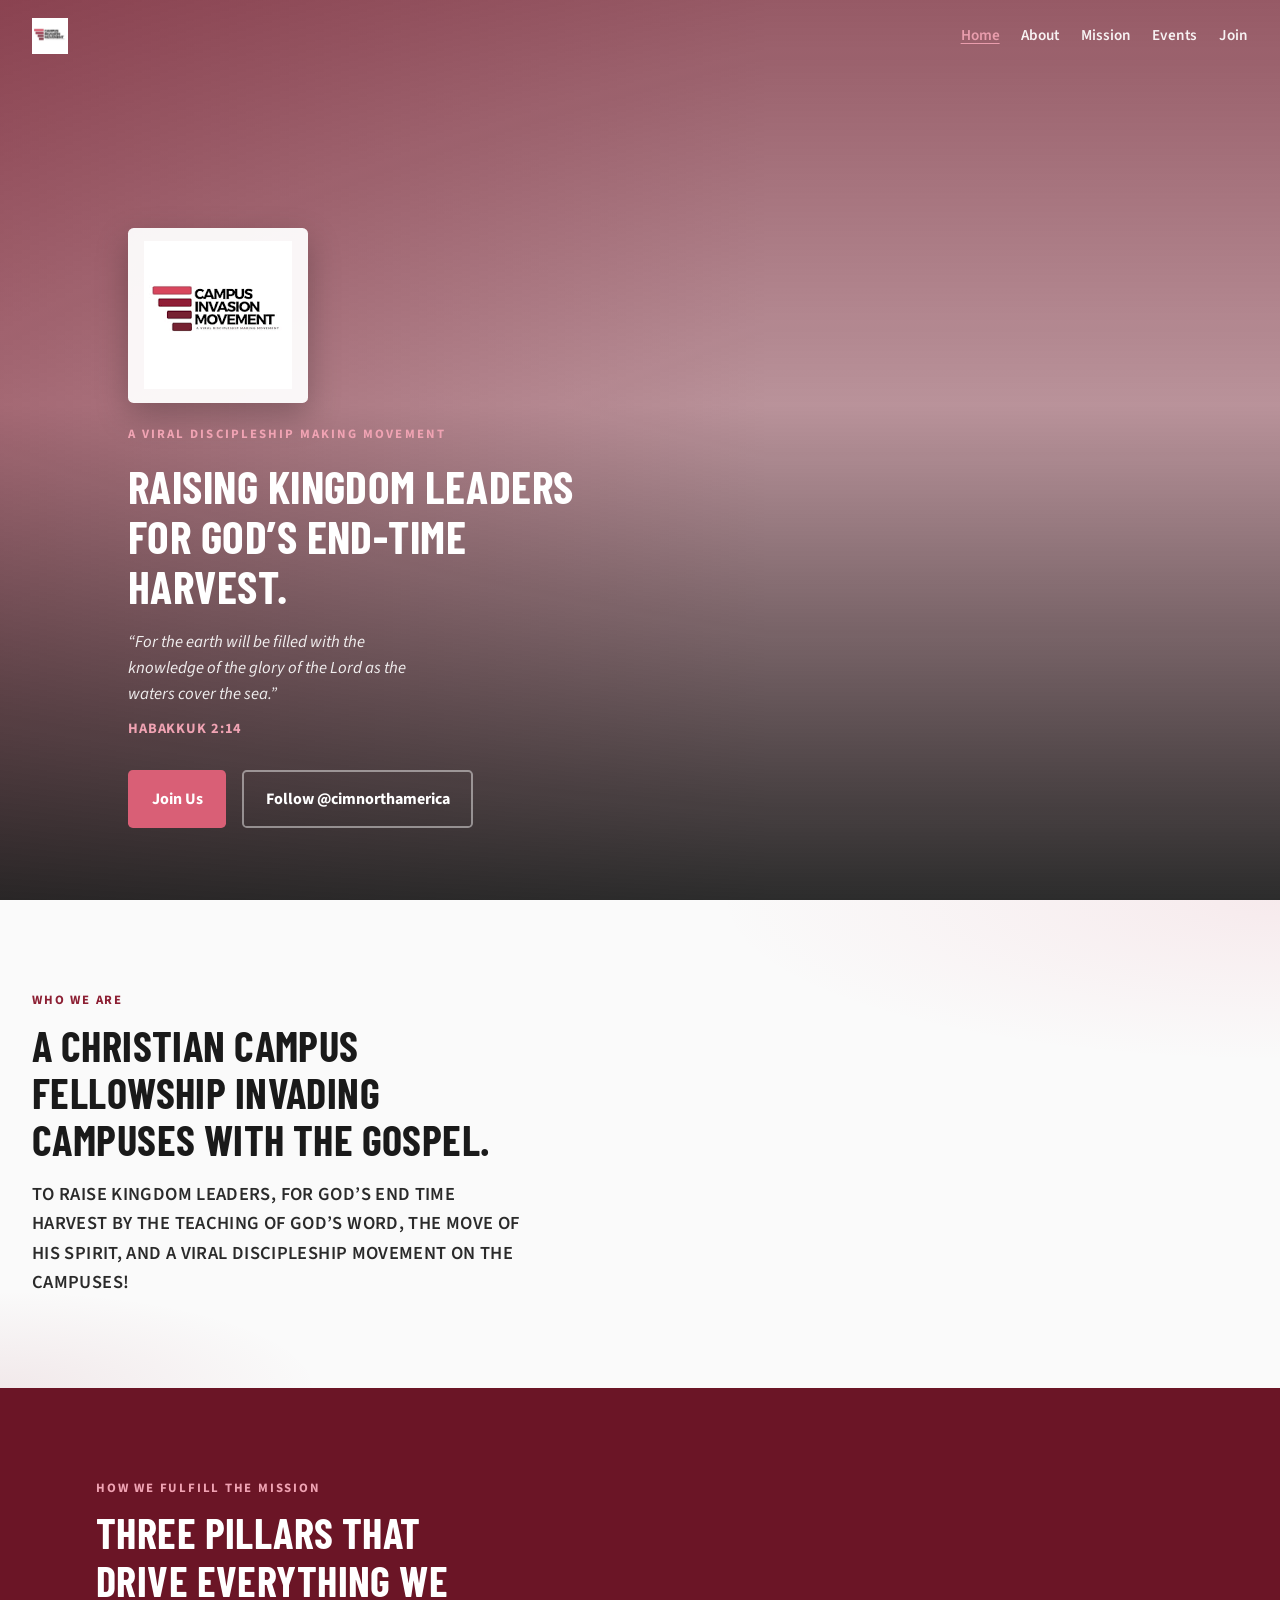
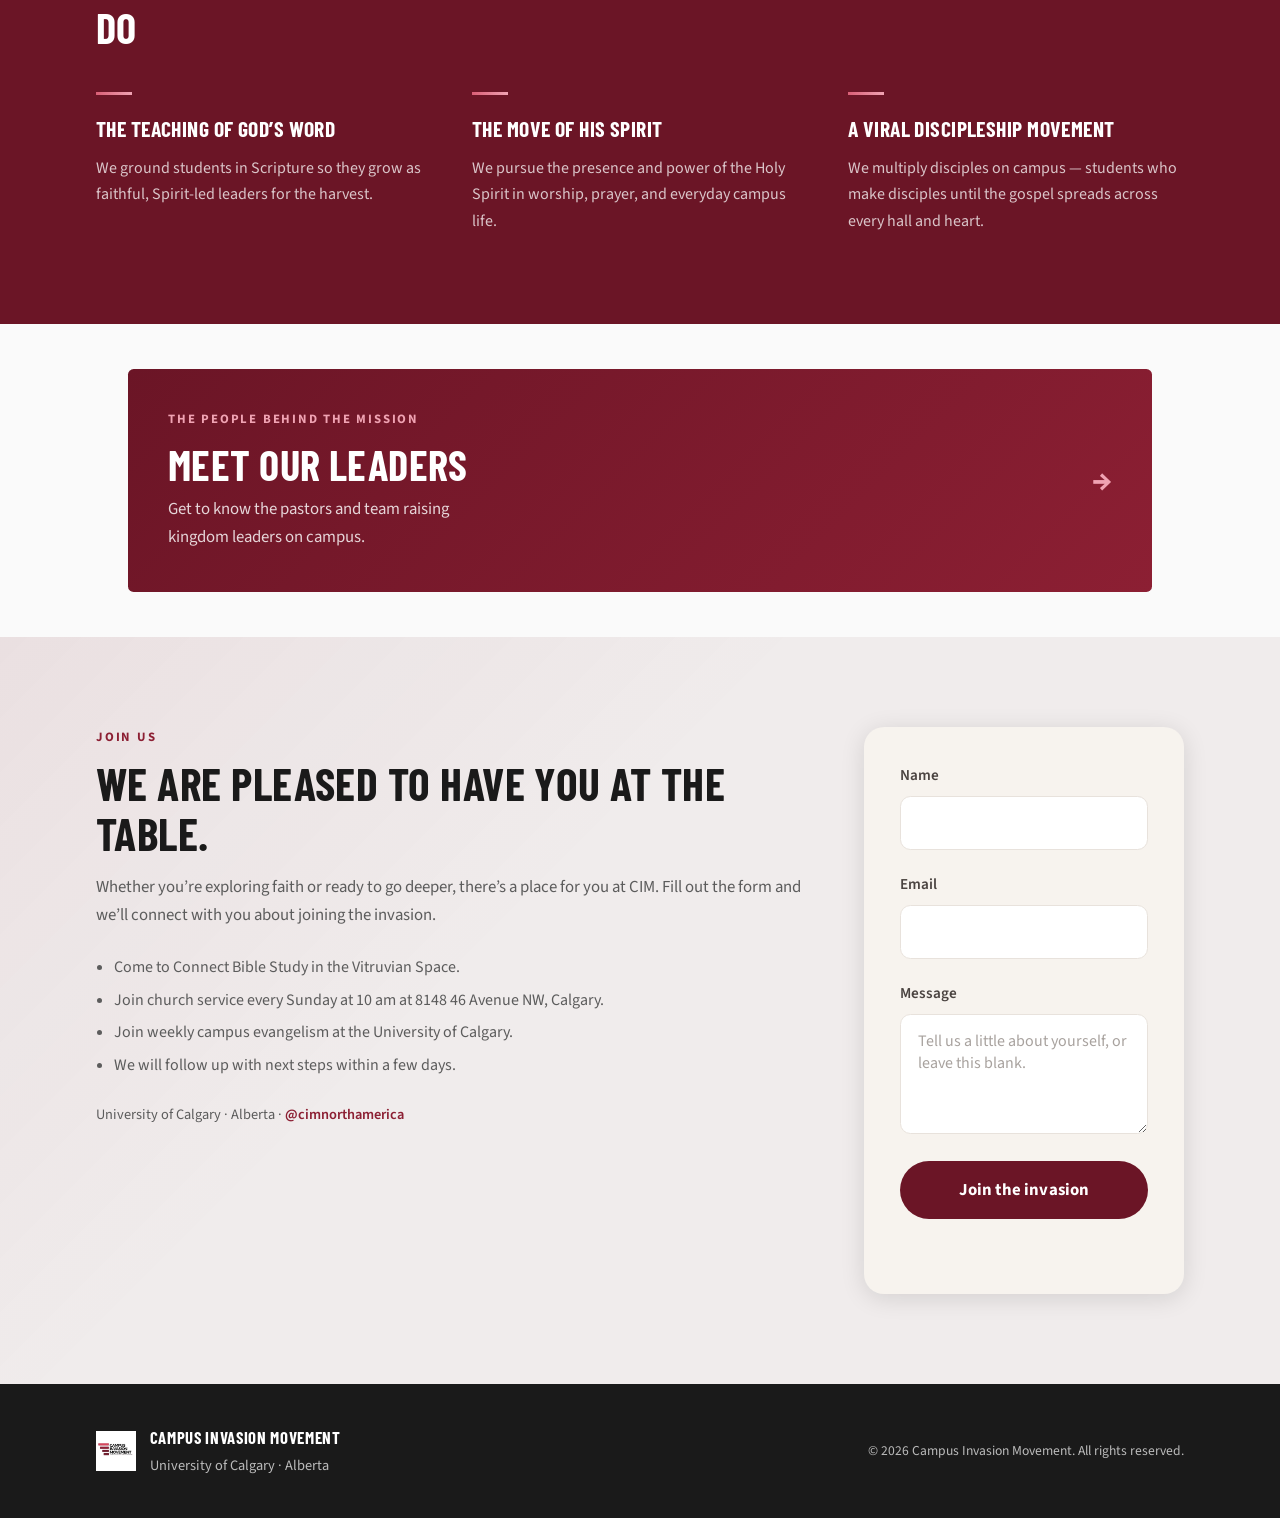
<file: index.html>
<!DOCTYPE html>
<html lang="en">
<head>
  <meta charset="UTF-8" />
  <meta name="viewport" content="width=device-width, initial-scale=1" />
  <meta name="description" content="Campus Invasion Movement — raising kingdom leaders for God's end-time harvest through the teaching of God's Word, the move of His Spirit, and a viral discipleship movement on the campuses. University of Calgary, Alberta." />
  <title>Campus Invasion Movement</title>
  <link rel="preconnect" href="https://fonts.googleapis.com" />
  <link rel="preconnect" href="https://fonts.gstatic.com" crossorigin />
  <link href="https://fonts.googleapis.com/css2?family=Barlow+Condensed:wght@600;700&family=Source+Sans+3:wght@400;600;700&display=swap" rel="stylesheet" />
  <link rel="stylesheet" href="styles.css?v=7" />
  <link rel="icon" href="assets/cim-logo.png" type="image/png" />
</head>
<body>
  <a class="skip-link" href="#main">Skip to content</a>

  <header class="site-header">
    <a class="header-brand" href="index.html" aria-label="Campus Invasion Movement home">
      <img src="assets/cim-logo.png" alt="Campus Invasion Movement" width="160" height="48" />
    </a>
    <nav class="header-nav" aria-label="Primary">
      <a href="index.html" aria-current="page">Home</a>
      <a href="about.html">About</a>
      <a href="index.html#gather">Mission</a>
      <a href="events.html">Events</a>
      <a href="index.html#join">Join</a>
    </nav>
  </header>

  <main id="main">
    <section class="hero" id="top">
      <div class="hero-media" aria-hidden="true">
        <div class="hero-image"></div>
        <div class="hero-wash"></div>
      </div>
      <div class="hero-content">
        <div class="hero-logo-wrap">
          <img class="hero-logo" src="assets/cim-logo.png" alt="Campus Invasion Movement — A viral discipleship making movement" width="420" height="126" />
        </div>
        <p class="hero-tagline">A viral discipleship making movement</p>
        <h1 class="hero-headline">Raising kingdom leaders for God&rsquo;s end-time harvest.</h1>
        <blockquote class="hero-verse">
          <p>&ldquo;For the earth will be filled with the knowledge of the glory of the Lord as the waters cover the sea.&rdquo;</p>
          <cite>Habakkuk 2:14</cite>
        </blockquote>
        <div class="hero-actions">
          <a class="btn btn-primary" href="#join">Join Us</a>
          <a class="btn btn-ghost" href="https://instagram.com/cimnorthamerica" target="_blank" rel="noopener noreferrer">Follow @cimnorthamerica</a>
        </div>
      </div>
    </section>

    <section class="section about" id="who-we-are" data-reveal>
      <div class="section-inner">
        <p class="eyebrow">Who we are</p>
        <h2>A Christian campus fellowship invading campuses with the gospel.</h2>
        <p class="lead mission-statement">
          To raise kingdom leaders, for God&rsquo;s end time harvest by the teaching of God&rsquo;s Word,
          the move of His Spirit, and a viral discipleship movement on the campuses!
        </p>
      </div>
    </section>

    <section class="section gather" id="gather" data-reveal>
      <div class="section-inner">
        <p class="eyebrow">How we fulfill the mission</p>
        <h2>Three pillars that drive everything we do</h2>
        <div class="pillars">
          <article class="pillar">
            <span class="pillar-mark" aria-hidden="true"></span>
            <h3>The teaching of God&rsquo;s Word</h3>
            <p>We ground students in Scripture so they grow as faithful, Spirit-led leaders for the harvest.</p>
          </article>
          <article class="pillar">
            <span class="pillar-mark" aria-hidden="true"></span>
            <h3>The move of His Spirit</h3>
            <p>We pursue the presence and power of the Holy Spirit in worship, prayer, and everyday campus life.</p>
          </article>
          <article class="pillar">
            <span class="pillar-mark" aria-hidden="true"></span>
            <h3>A viral discipleship movement</h3>
            <p>We multiply disciples on campus — students who make disciples until the gospel spreads across every hall and heart.</p>
          </article>
        </div>
      </div>
    </section>

    <section class="section leaders-cta" data-reveal>
      <a class="leaders-cta-link" href="about.html">
        <div class="leaders-cta-inner">
          <div>
            <p class="eyebrow">The people behind the mission</p>
            <h2>Meet our leaders</h2>
            <p class="leaders-cta-text">Get to know the pastors and team raising kingdom leaders on campus.</p>
          </div>
          <span class="leaders-cta-arrow" aria-hidden="true">&rarr;</span>
        </div>
      </a>
    </section>

    <section class="section invite" id="join" data-reveal>
      <div class="invite-layout">
        <div class="invite-copy">
          <p class="eyebrow invite-eyebrow">Join us</p>
          <h2>We are pleased to have you at the table.</h2>
          <p class="invite-intro">
            Whether you&rsquo;re exploring faith or ready to go deeper, there&rsquo;s a place for you at CIM.
            Fill out the form and we&rsquo;ll connect with you about joining the invasion.
          </p>
          <ul class="invite-list">
            <li>Come to Connect Bible Study in the Vitruvian Space.</li>
            <li>Join church service every Sunday at 10 am at 8148 46 Avenue NW, Calgary.</li>
            <li>Join weekly campus evangelism at the University of Calgary.</li>
            <li>We will follow up with next steps within a few days.</li>
          </ul>
          <p class="invite-meta">
            University of Calgary &middot; Alberta &middot;
            <a href="https://instagram.com/cimnorthamerica" target="_blank" rel="noopener noreferrer">@cimnorthamerica</a>
          </p>
        </div>

        <div class="join-form-wrap">
          <form class="join-form" id="join-form" novalidate>
            <label class="join-field">
              <span>Name</span>
              <input type="text" name="name" autocomplete="name" required />
            </label>
            <label class="join-field">
              <span>Email</span>
              <input type="email" name="email" autocomplete="email" required />
            </label>
            <label class="join-field">
              <span>Message</span>
              <textarea name="message" rows="4" placeholder="Tell us a little about yourself, or leave this blank."></textarea>
            </label>
            <button class="btn btn-join" type="submit">Join the invasion</button>
            <p class="form-status" id="join-status" role="status" aria-live="polite"></p>
          </form>
        </div>
      </div>
    </section>
  </main>

  <footer class="site-footer">
    <div class="footer-inner">
      <div class="footer-brand">
        <img src="assets/cim-logo.png" alt="" width="140" height="42" />
        <div>
          <strong>Campus Invasion Movement</strong>
          <p>University of Calgary &middot; Alberta</p>
        </div>
      </div>
      <p class="footer-copy">&copy; <span id="year"></span> Campus Invasion Movement. All rights reserved.</p>
    </div>
  </footer>

  <script src="script.js"></script>
</body>
</html>
</file>
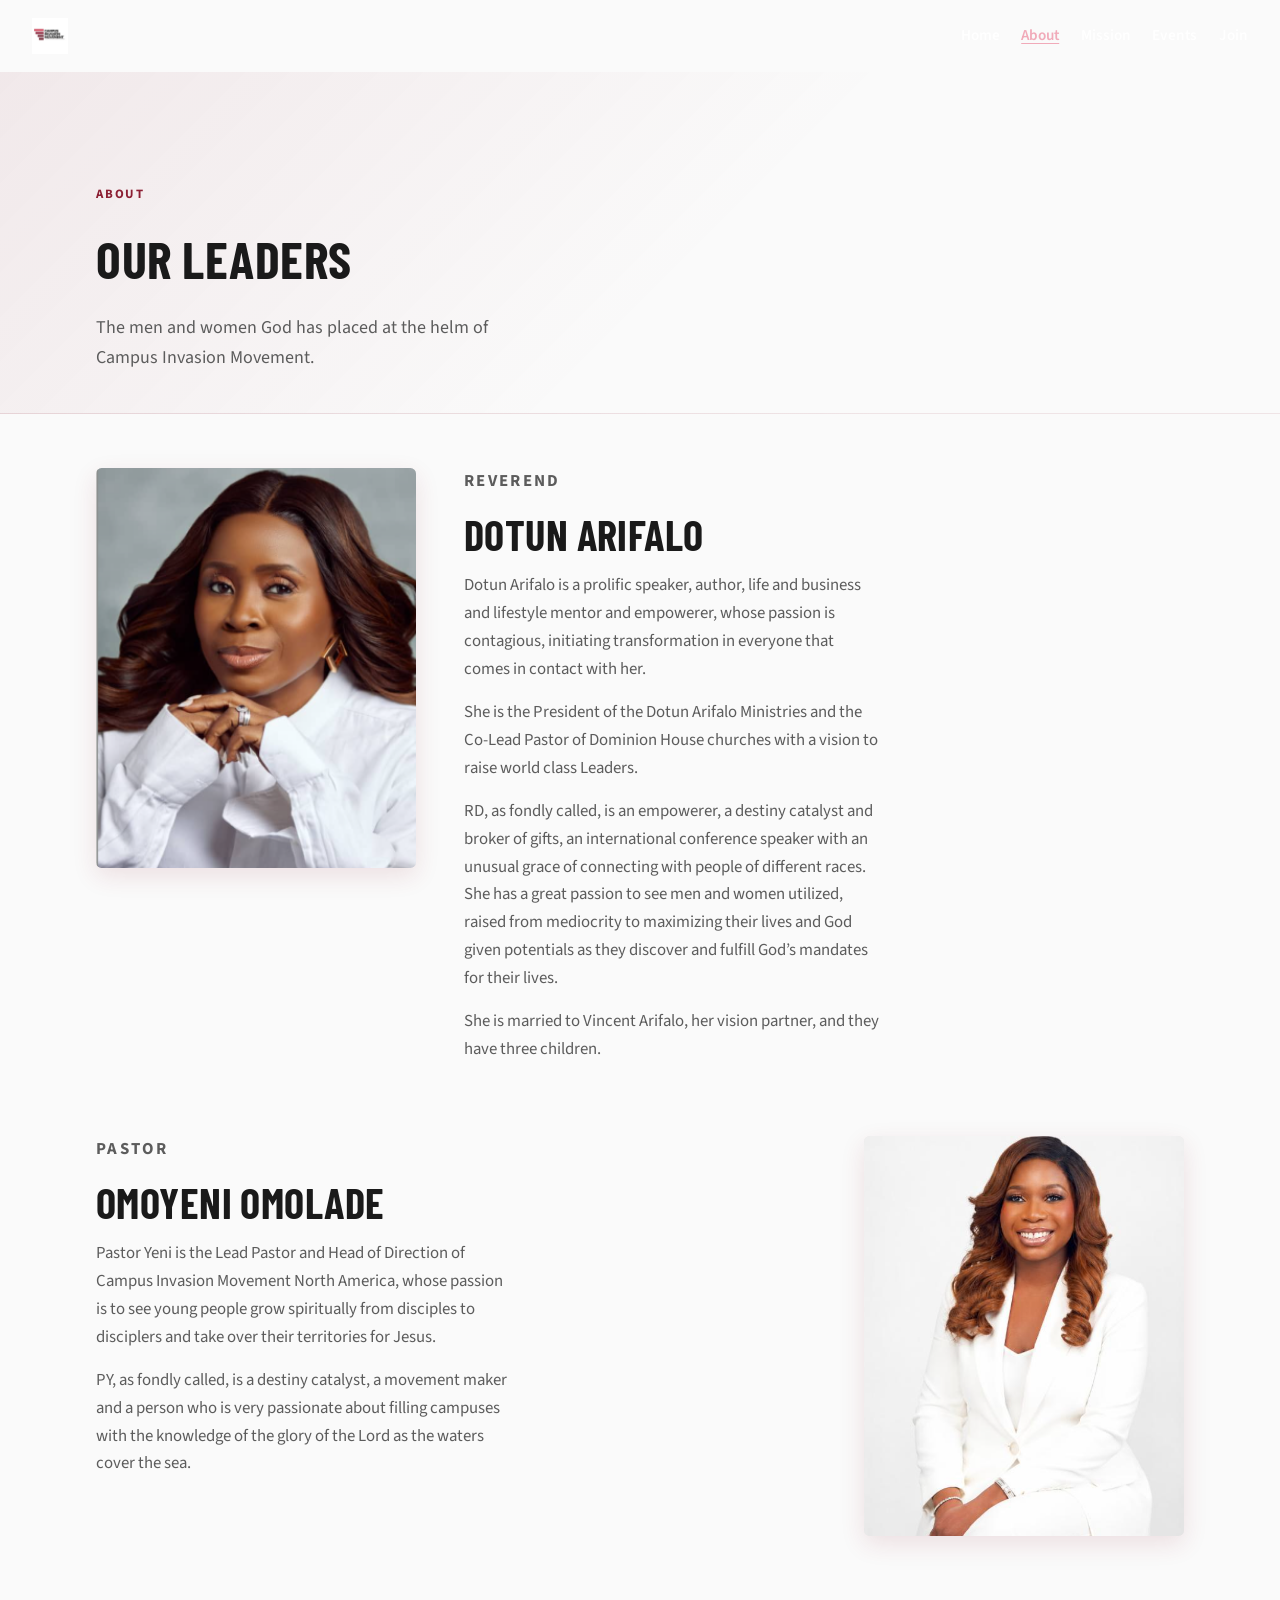
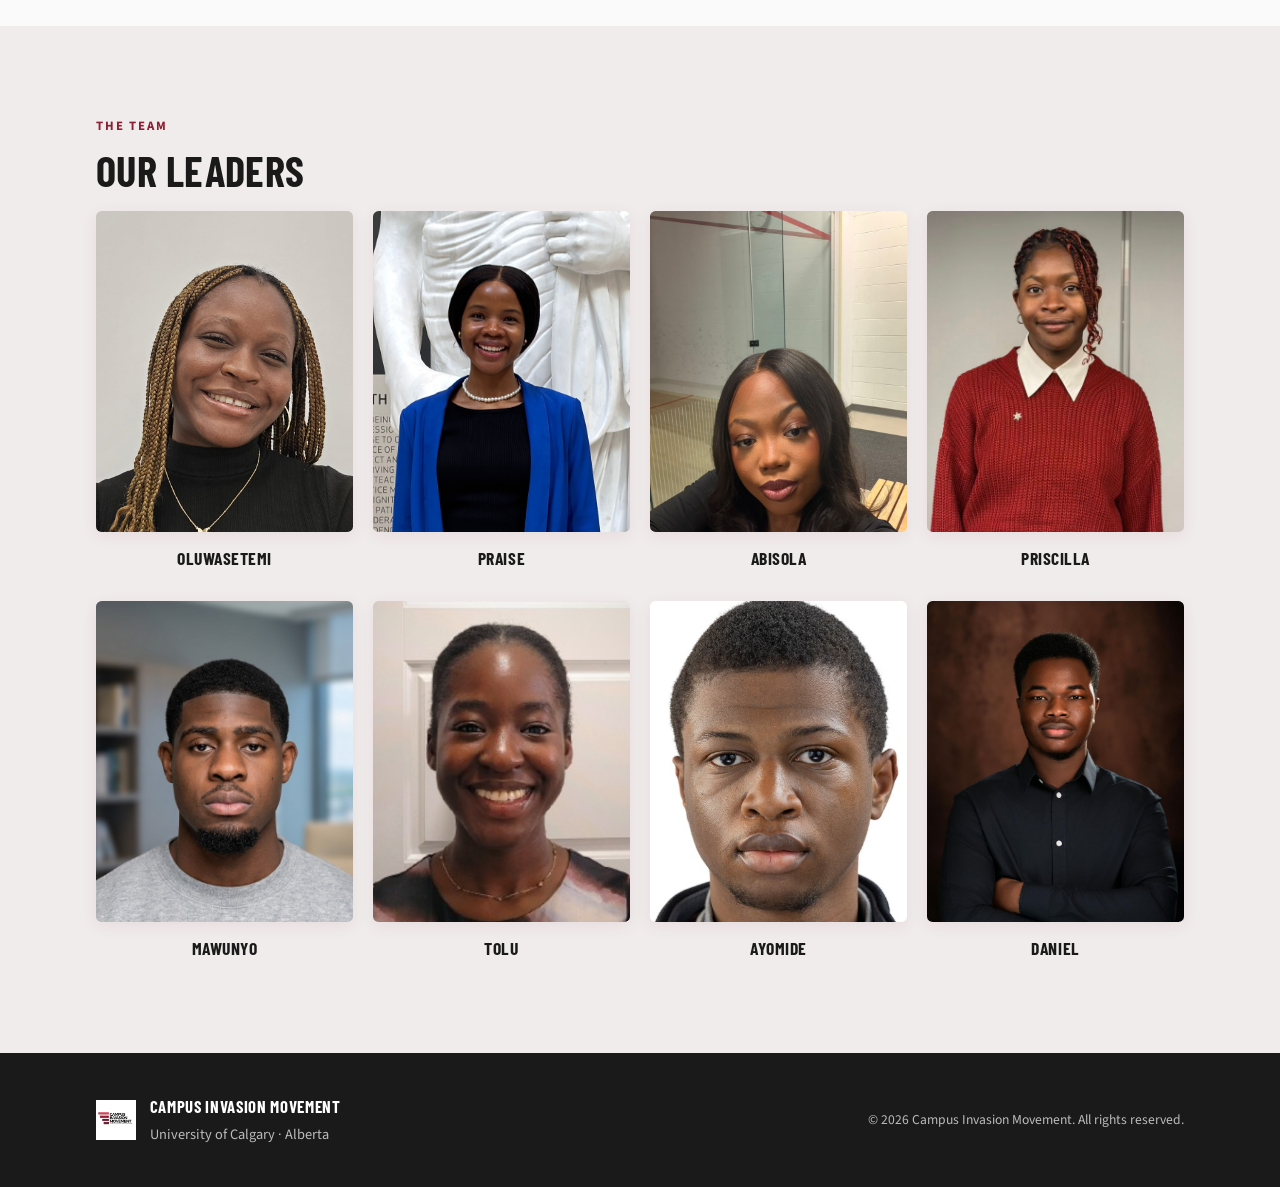
<file: about.html>
<!DOCTYPE html>
<html lang="en">
<head>
  <meta charset="UTF-8" />
  <meta name="viewport" content="width=device-width, initial-scale=1" />
  <meta name="description" content="Meet the leaders of Campus Invasion Movement — Reverend Dotun Arifalo, Pastor Omoyeni Omolade, and the CIM team at the University of Calgary." />
  <title>Our Leaders — Campus Invasion Movement</title>
  <link rel="preconnect" href="https://fonts.googleapis.com" />
  <link rel="preconnect" href="https://fonts.gstatic.com" crossorigin />
  <link href="https://fonts.googleapis.com/css2?family=Barlow+Condensed:wght@600;700&family=Source+Sans+3:wght@400;600;700&display=swap" rel="stylesheet" />
  <link rel="stylesheet" href="styles.css?v=8" />
  <link rel="icon" href="assets/cim-logo.png" type="image/png" />
</head>
<body class="page-inner">
  <a class="skip-link" href="#main">Skip to content</a>

  <header class="site-header is-scrolled">
    <a class="header-brand" href="index.html" aria-label="Campus Invasion Movement home">
      <img src="assets/cim-logo.png" alt="Campus Invasion Movement" width="160" height="48" />
    </a>
    <nav class="header-nav" aria-label="Primary">
      <a href="index.html">Home</a>
      <a href="about.html" aria-current="page">About</a>
      <a href="index.html#gather">Mission</a>
      <a href="events.html">Events</a>
      <a href="index.html#join">Join</a>
    </nav>
  </header>

  <main id="main">
    <section class="page-hero">
      <div class="page-hero-inner">
        <p class="eyebrow">About</p>
        <h1>Our Leaders</h1>
        <p class="lead">The men and women God has placed at the helm of Campus Invasion Movement.</p>
      </div>
    </section>

    <section class="section leaders-featured" data-reveal>
      <div class="section-inner leaders-inner">
        <article class="leader-profile">
          <div class="leader-photo">
            <img src="assets/leaders/dotun-arifalo.png" alt="Reverend Dotun Arifalo" width="320" height="400" />
          </div>
          <div class="leader-bio">
            <p class="leader-title">Reverend</p>
            <h2>Dotun Arifalo</h2>
            <p>
              Dotun Arifalo is a prolific speaker, author, life and business and lifestyle mentor and empowerer,
              whose passion is contagious, initiating transformation in everyone that comes in contact with her.
            </p>
            <p>
              She is the President of the Dotun Arifalo Ministries and the Co-Lead Pastor of Dominion House churches
              with a vision to raise world class Leaders.
            </p>
            <p>
              RD, as fondly called, is an empowerer, a destiny catalyst and broker of gifts, an international
              conference speaker with an unusual grace of connecting with people of different races. She has a great
              passion to see men and women utilized, raised from mediocrity to maximizing their lives and God given
              potentials as they discover and fulfill God&rsquo;s mandates for their lives.
            </p>
            <p>
              She is married to Vincent Arifalo, her vision partner, and they have three children.
            </p>
          </div>
        </article>

        <!-- Pastor Omoyeni Omolade -->
        <article class="leader-profile leader-profile--reverse">
          <div class="leader-photo">
            <img src="assets/leaders/omoyeni-omolade.png" alt="Pastor Omoyeni Omolade" width="320" height="400" />
          </div>
          <div class="leader-bio">
            <p class="leader-title">Pastor</p>
            <h2>Omoyeni Omolade</h2>
            <p>
              Pastor Yeni is the Lead Pastor and Head of Direction of Campus Invasion Movement North America,
              whose passion is to see young people grow spiritually from disciples to disciplers and take over
              their territories for Jesus.
            </p>
            <p>
              PY, as fondly called, is a destiny catalyst, a movement maker and a person who is very passionate
              about filling campuses with the knowledge of the glory of the Lord as the waters cover the sea.
            </p>
          </div>
        </article>
      </div>
    </section>

    <section class="section leaders-team" data-reveal>
      <div class="section-inner leaders-inner">
        <p class="eyebrow">The team</p>
        <h2>Our leaders</h2>
        <div class="team-grid">
          <article class="team-card">
            <div class="team-photo">
              <img src="assets/leaders/setemi.jpg" alt="Oluwasetemi" width="200" height="250" class="team-photo-portrait" />
            </div>
            <h3>Oluwasetemi</h3>
          </article>
          <article class="team-card">
            <div class="team-photo">
              <img src="assets/leaders/praise.jpg" alt="Praise" width="200" height="250" class="team-photo-portrait" />
            </div>
            <h3>Praise</h3>
          </article>
          <article class="team-card">
            <div class="team-photo">
              <img src="assets/leaders/abisola.jpg" alt="Abisola" width="200" height="250" class="team-photo-portrait" />
            </div>
            <h3>Abisola</h3>
          </article>
          <article class="team-card">
            <div class="team-photo">
              <img src="assets/leaders/priscilla.jpg" alt="Priscilla" width="200" height="250" class="team-photo-portrait" />
            </div>
            <h3>Priscilla</h3>
          </article>
          <article class="team-card">
            <div class="team-photo">
              <img src="assets/leaders/mawunyo.jpg" alt="Mawunyo" width="200" height="250" class="team-photo-portrait" />
            </div>
            <h3>Mawunyo</h3>
          </article>
          <article class="team-card">
            <div class="team-photo">
              <img src="assets/leaders/tolu.png" alt="Tolu" width="200" height="250" class="team-photo-portrait" />
            </div>
            <h3>Tolu</h3>
          </article>
          <article class="team-card">
            <div class="team-photo">
              <img src="assets/leaders/ayomide.jpg" alt="Ayomide" width="200" height="250" class="team-photo-portrait" />
            </div>
            <h3>Ayomide</h3>
          </article>
          <article class="team-card">
            <div class="team-photo">
              <img src="assets/leaders/daniel.jpg" alt="Daniel" width="200" height="250" class="team-photo-portrait team-photo-portrait--headroom" />
            </div>
            <h3>Daniel</h3>
          </article>
        </div>
      </div>
    </section>
  </main>

  <footer class="site-footer">
    <div class="footer-inner">
      <div class="footer-brand">
        <img src="assets/cim-logo.png" alt="" width="140" height="42" />
        <div>
          <strong>Campus Invasion Movement</strong>
          <p>University of Calgary &middot; Alberta</p>
        </div>
      </div>
      <p class="footer-copy">&copy; <span id="year"></span> Campus Invasion Movement. All rights reserved.</p>
    </div>
  </footer>

  <script src="script.js"></script>
</body>
</html>
</file>
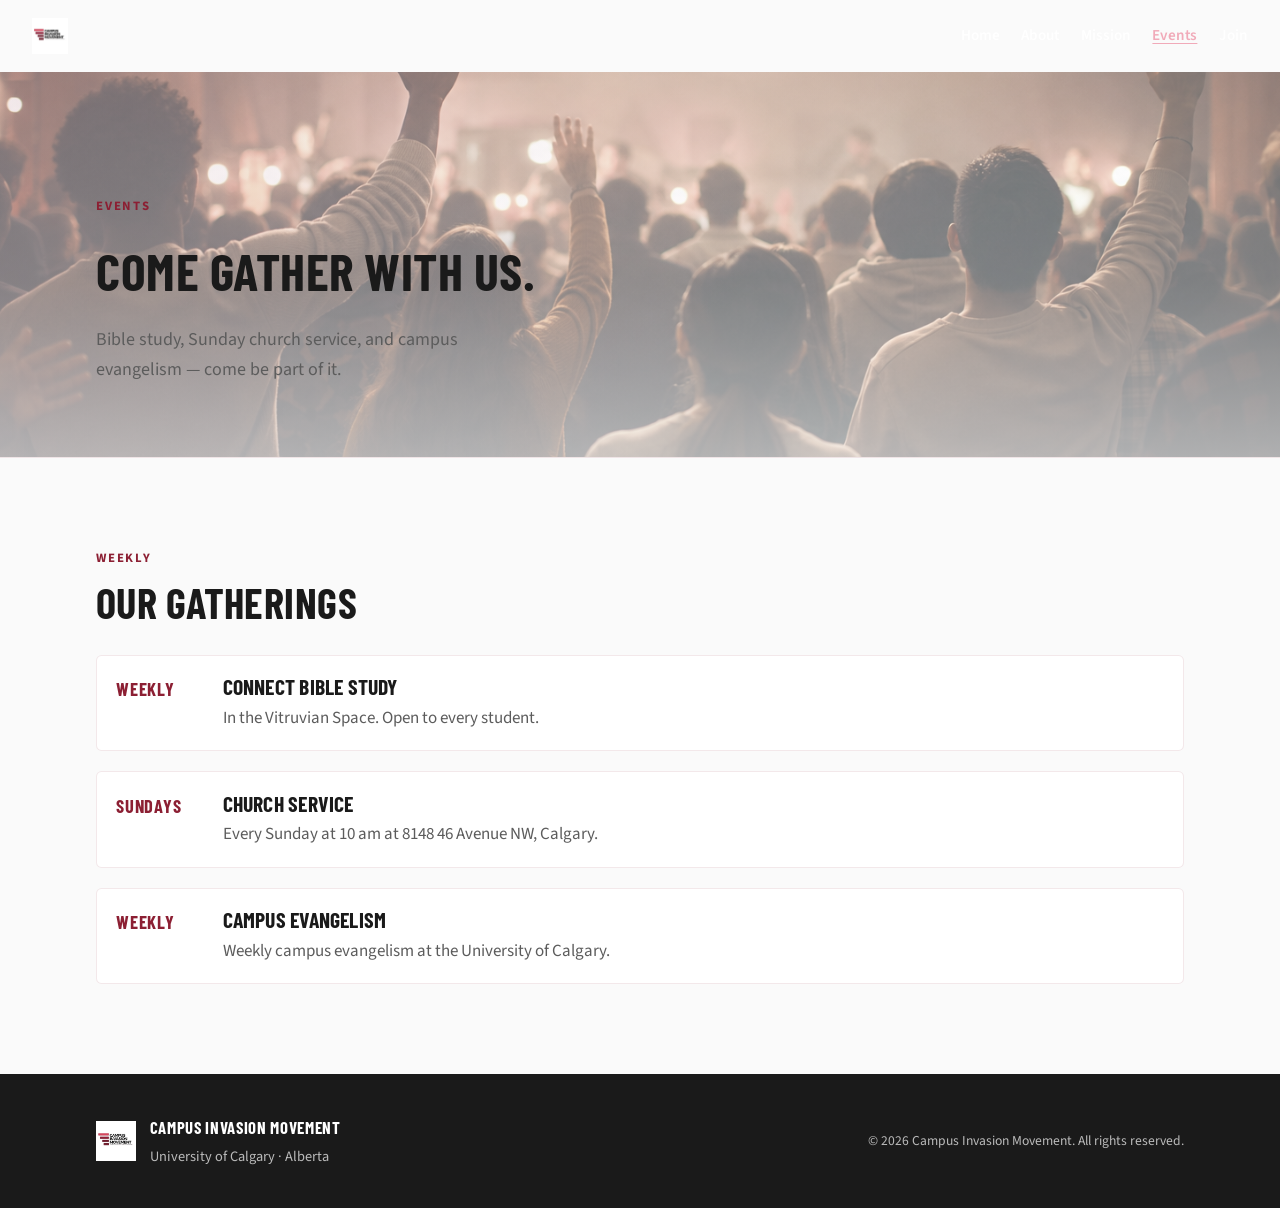
<file: events.html>
<!DOCTYPE html>
<html lang="en">
<head>
  <meta charset="UTF-8" />
  <meta name="viewport" content="width=device-width, initial-scale=1" />
  <meta name="description" content="Campus Invasion Movement gatherings — Connect Bible Study in the Vitruvian Space, Sunday church service at 10 am, and weekly campus evangelism at the University of Calgary." />
  <title>Events — Campus Invasion Movement</title>
  <link rel="preconnect" href="https://fonts.googleapis.com" />
  <link rel="preconnect" href="https://fonts.gstatic.com" crossorigin />
  <link href="https://fonts.googleapis.com/css2?family=Barlow+Condensed:wght@600;700&family=Source+Sans+3:wght@400;600;700&display=swap" rel="stylesheet" />
  <link rel="stylesheet" href="styles.css?v=8" />
  <link rel="icon" href="assets/cim-logo.png" type="image/png" />
</head>
<body class="page-inner">
  <a class="skip-link" href="#main">Skip to content</a>

  <header class="site-header is-scrolled">
    <a class="header-brand" href="index.html" aria-label="Campus Invasion Movement home">
      <img src="assets/cim-logo.png" alt="Campus Invasion Movement" width="160" height="48" />
    </a>
    <nav class="header-nav" aria-label="Primary">
      <a href="index.html">Home</a>
      <a href="about.html">About</a>
      <a href="index.html#gather">Mission</a>
      <a href="events.html" aria-current="page">Events</a>
      <a href="index.html#join">Join</a>
    </nav>
  </header>

  <main id="main">
    <section class="page-hero page-hero--gather">
      <div class="page-hero-inner">
        <p class="eyebrow">Events</p>
        <h1>Come gather with us.</h1>
        <p class="lead">Bible study, Sunday church service, and campus evangelism — come be part of it.</p>
      </div>
    </section>

    <section class="section">
      <div class="section-inner leaders-inner">
        <p class="eyebrow">Weekly</p>
        <h2>Our gatherings</h2>
        <ul class="events-list">
          <li class="event-card">
            <time datetime="2026-09-02">Weekly</time>
            <div>
              <h2>Connect Bible Study</h2>
              <p>In the Vitruvian Space. Open to every student.</p>
            </div>
          </li>
          <li class="event-card">
            <time datetime="2026-09-07T10:00">Sundays</time>
            <div>
              <h2>Church Service</h2>
              <p>Every Sunday at 10 am at 8148 46 Avenue NW, Calgary.</p>
            </div>
          </li>
          <li class="event-card">
            <time datetime="2026-09-03">Weekly</time>
            <div>
              <h2>Campus Evangelism</h2>
              <p>Weekly campus evangelism at the University of Calgary.</p>
            </div>
          </li>
        </ul>
      </div>
    </section>
  </main>

  <footer class="site-footer">
    <div class="footer-inner">
      <div class="footer-brand">
        <img src="assets/cim-logo.png" alt="" width="140" height="42" />
        <div>
          <strong>Campus Invasion Movement</strong>
          <p>University of Calgary &middot; Alberta</p>
        </div>
      </div>
      <p class="footer-copy">&copy; <span id="year"></span> Campus Invasion Movement. All rights reserved.</p>
    </div>
  </footer>

  <script src="script.js"></script>
</body>
</html>
</file>
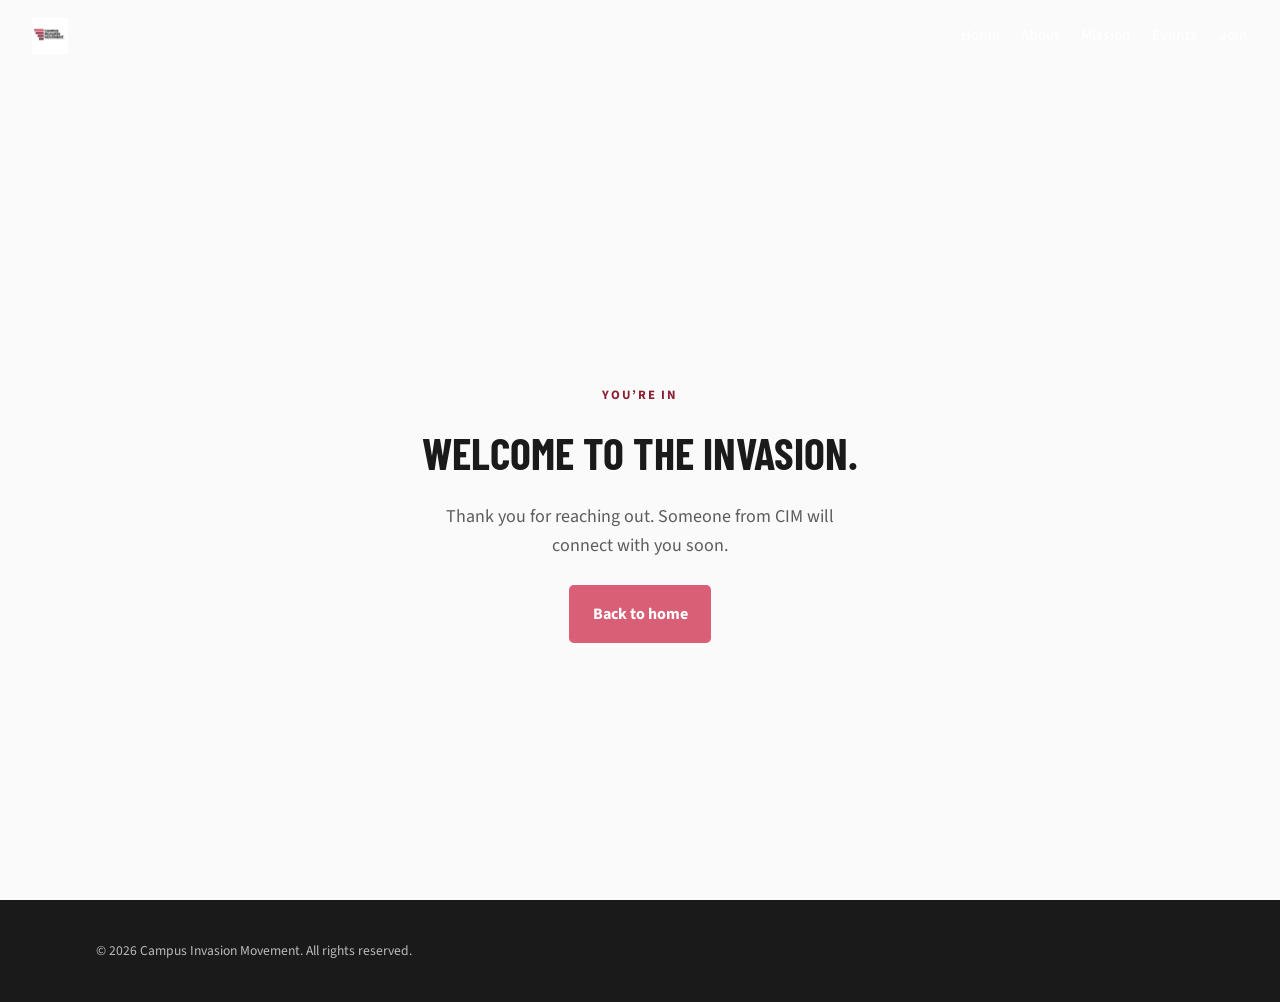
<file: thanks.html>
<!DOCTYPE html>
<html lang="en">
<head>
  <meta charset="UTF-8" />
  <meta name="viewport" content="width=device-width, initial-scale=1" />
  <title>Thank you — Campus Invasion Movement</title>
  <link rel="preconnect" href="https://fonts.googleapis.com" />
  <link rel="preconnect" href="https://fonts.gstatic.com" crossorigin />
  <link href="https://fonts.googleapis.com/css2?family=Barlow+Condensed:wght@600;700&family=Source+Sans+3:wght@400;600;700&display=swap" rel="stylesheet" />
  <link rel="stylesheet" href="styles.css?v=7" />
  <link rel="icon" href="assets/cim-logo.png" type="image/png" />
</head>
<body class="page-inner">
  <header class="site-header is-scrolled">
    <a class="header-brand" href="index.html" aria-label="Campus Invasion Movement home">
      <img src="assets/cim-logo.png" alt="Campus Invasion Movement" width="160" height="48" />
    </a>
    <nav class="header-nav" aria-label="Primary">
      <a href="index.html">Home</a>
      <a href="about.html">About</a>
      <a href="index.html#gather">Mission</a>
      <a href="events.html">Events</a>
      <a href="index.html#join">Join</a>
    </nav>
  </header>

  <main id="main" class="thanks-page">
    <div class="thanks-inner">
      <p class="eyebrow">You&rsquo;re in</p>
      <h1>Welcome to the invasion.</h1>
      <p class="lead">Thank you for reaching out. Someone from CIM will connect with you soon.</p>
      <a class="btn btn-primary" href="index.html">Back to home</a>
    </div>
  </main>

  <footer class="site-footer">
    <div class="footer-inner">
      <p class="footer-copy">&copy; <span id="year"></span> Campus Invasion Movement. All rights reserved.</p>
    </div>
  </footer>

  <script src="script.js"></script>
</body>
</html>
</file>
<file: styles.css>
:root {
  --ink: #1a1a1a;
  --burgundy: #8c1f33;
  --burgundy-deep: #6b1526;
  --rose: #d95f76;
  --rose-soft: #f0a3b3;
  --paper: #fafafa;
  --paper-muted: #f0ecec;
  --cream: #f7f3ee;
  --form-border: #e8e2dc;
  --form-label: #4a4340;
  --white: #ffffff;
  --text: #2a2a2a;
  --muted: #5c5c5c;
  --font-display: "Barlow Condensed", "Arial Narrow", sans-serif;
  --font-body: "Source Sans 3", "Segoe UI", sans-serif;
  --space: clamp(1rem, 2.5vw, 2rem);
  --max: 68rem;
  --header-h: 4.5rem;
  --ease: cubic-bezier(0.22, 1, 0.36, 1);
}

*,
*::before,
*::after {
  box-sizing: border-box;
}

html {
  scroll-behavior: smooth;
}

body {
  margin: 0;
  font-family: var(--font-body);
  font-size: 1.0625rem;
  line-height: 1.65;
  color: var(--text);
  background: var(--paper);
  -webkit-font-smoothing: antialiased;
}

img {
  display: block;
  max-width: 100%;
  height: auto;
}

a {
  color: var(--burgundy);
  text-decoration-thickness: 1px;
  text-underline-offset: 0.18em;
}

a:hover {
  color: var(--rose);
}

.skip-link {
  position: absolute;
  left: 1rem;
  top: -3rem;
  z-index: 100;
  padding: 0.5rem 0.85rem;
  background: var(--rose);
  color: var(--white);
  font-weight: 700;
  text-decoration: none;
  border-radius: 0.25rem;
}

.skip-link:focus {
  top: 1rem;
}

/* ——— Header ——— */
.site-header {
  position: fixed;
  inset: 0 0 auto;
  z-index: 40;
  display: flex;
  align-items: center;
  justify-content: space-between;
  height: var(--header-h);
  padding: 0 var(--space);
  background: transparent;
  color: var(--white);
  transition: background 0.35s var(--ease), color 0.35s var(--ease), box-shadow 0.35s var(--ease);
}

.site-header.is-scrolled {
  background: rgba(255, 255, 255, 0.95);
  color: var(--ink);
  box-shadow: 0 1px 0 rgba(140, 31, 51, 0.1);
  backdrop-filter: blur(10px);
}

.header-brand {
  display: inline-flex;
  align-items: center;
  color: inherit;
  text-decoration: none;
}

.header-brand img {
  width: auto;
  height: 2.25rem;
}

.header-nav {
  display: flex;
  gap: 1.35rem;
}

.header-nav a {
  color: inherit;
  text-decoration: none;
  font-size: 0.95rem;
  font-weight: 600;
  opacity: 0.92;
}

.header-nav a:hover {
  opacity: 1;
  color: var(--rose-soft);
}

.header-nav a[aria-current="page"] {
  color: var(--burgundy);
  text-decoration: underline;
}

.site-header:not(.is-scrolled) .header-nav a[aria-current="page"] {
  color: var(--rose-soft);
}

/* ——— Hero ——— */
.hero {
  position: relative;
  min-height: 100svh;
  display: grid;
  align-items: end;
  color: var(--white);
  overflow: hidden;
}

.hero-media {
  position: absolute;
  inset: 0;
  z-index: 0;
}

.hero-image {
  position: absolute;
  inset: -4%;
  background:
    url("https://images.unsplash.com/photo-1562774053-701939374585?auto=format&fit=crop&w=2000&q=80")
    center / cover no-repeat;
  transform: scale(1.06);
  animation: kenburns 22s var(--ease) infinite alternate;
  will-change: transform;
}

.hero-wash {
  position: absolute;
  inset: 0;
  background:
    linear-gradient(180deg, rgba(107, 21, 38, 0.7) 0%, rgba(107, 21, 38, 0.45) 45%, rgba(26, 26, 26, 0.92) 100%),
    linear-gradient(90deg, rgba(140, 31, 51, 0.35), transparent 60%);
}

.hero-content {
  position: relative;
  z-index: 1;
  width: min(100%, var(--max));
  margin: 0 auto;
  padding: calc(var(--header-h) + 2.5rem) var(--space) clamp(3.5rem, 8vh, 5.5rem);
}

.hero-logo-wrap {
  display: inline-block;
  margin-bottom: 0.75rem;
  padding: 0.85rem 1rem;
  background: rgba(255, 255, 255, 0.94);
  border-radius: 0.35rem;
  box-shadow: 0 12px 32px rgba(0, 0, 0, 0.25);
  opacity: 0;
  transform: translateY(1.25rem);
  animation: rise-in 0.9s var(--ease) 0.1s forwards;
}

.hero-logo {
  width: min(100%, 24rem);
  margin: 0;
}

.hero-tagline {
  margin: 0 0 1rem;
  font-size: 0.8rem;
  font-weight: 700;
  letter-spacing: 0.16em;
  text-transform: uppercase;
  color: var(--rose-soft);
  opacity: 0;
  transform: translateY(1.25rem);
  animation: rise-in 0.9s var(--ease) 0.18s forwards;
}

.hero-headline {
  margin: 0 0 1.1rem;
  font-family: var(--font-display);
  font-size: clamp(1.75rem, 4.5vw, 2.85rem);
  font-weight: 700;
  line-height: 1.1;
  letter-spacing: 0.01em;
  text-transform: uppercase;
  max-width: 22ch;
  opacity: 0;
  transform: translateY(1.25rem);
  animation: rise-in 0.9s var(--ease) 0.28s forwards;
}

.hero-verse {
  margin: 0 0 1.75rem;
  padding: 0;
  border: 0;
  max-width: 38ch;
  opacity: 0;
  transform: translateY(1.25rem);
  animation: rise-in 0.9s var(--ease) 0.4s forwards;
}

.hero-verse p {
  margin: 0 0 0.45rem;
  font-size: 1.05rem;
  font-style: italic;
  line-height: 1.55;
  color: rgba(255, 255, 255, 0.9);
}

.hero-verse cite {
  font-size: 0.9rem;
  font-style: normal;
  font-weight: 700;
  letter-spacing: 0.06em;
  text-transform: uppercase;
  color: var(--rose-soft);
}

.hero-actions {
  display: flex;
  flex-wrap: wrap;
  gap: 0.75rem 1rem;
  opacity: 0;
  transform: translateY(1.25rem);
  animation: rise-in 0.9s var(--ease) 0.52s forwards;
}

/* ——— Buttons ——— */
.btn {
  display: inline-flex;
  align-items: center;
  justify-content: center;
  padding: 0.85rem 1.35rem;
  border-radius: 0.3rem;
  font-family: var(--font-body);
  font-size: 1rem;
  font-weight: 700;
  text-decoration: none;
  border: 2px solid transparent;
  transition: background 0.25s var(--ease), color 0.25s var(--ease), border-color 0.25s var(--ease), transform 0.25s var(--ease);
}

.btn:hover {
  transform: translateY(-1px);
}

.btn-primary {
  background: var(--rose);
  color: var(--white);
}

.btn-primary:hover {
  background: var(--burgundy);
  color: var(--white);
}

.btn-ghost {
  background: transparent;
  color: var(--white);
  border-color: rgba(255, 255, 255, 0.45);
}

.btn-ghost:hover {
  border-color: var(--rose-soft);
  color: var(--white);
  background: rgba(140, 31, 51, 0.35);
}

/* ——— Sections ——— */
.section {
  padding: clamp(3.5rem, 10vh, 6.5rem) var(--space);
}

.section-inner {
  width: min(100%, 44rem);
  margin: 0 auto;
}

.gather .section-inner {
  width: min(100%, var(--max));
}

.eyebrow {
  margin: 0 0 0.65rem;
  font-size: 0.8rem;
  font-weight: 700;
  letter-spacing: 0.14em;
  text-transform: uppercase;
  color: var(--burgundy);
}

.section h2 {
  margin: 0 0 1rem;
  font-family: var(--font-display);
  font-size: clamp(1.85rem, 4vw, 2.65rem);
  font-weight: 700;
  line-height: 1.12;
  letter-spacing: 0.01em;
  text-transform: uppercase;
  color: var(--ink);
  max-width: 20ch;
}

.lead {
  margin: 0;
  font-size: 1.125rem;
  color: var(--muted);
  max-width: 44ch;
}

.mission-statement {
  font-size: 1.15rem;
  font-weight: 600;
  color: var(--text);
  line-height: 1.6;
  text-transform: uppercase;
  letter-spacing: 0.02em;
}

.about {
  background:
    radial-gradient(ellipse 80% 60% at 100% 0%, rgba(217, 95, 118, 0.1), transparent 55%),
    radial-gradient(ellipse 50% 40% at 0% 100%, rgba(140, 31, 51, 0.08), transparent 50%),
    var(--paper);
}

@media (min-width: 1024px) {
  .about .section-inner {
    width: 40.8%;
    max-width: none;
    margin: 0;
    margin-right: auto;
  }

  .about .section-inner h2,
  .about .mission-statement {
    max-width: none;
  }
}

.gather {
  background: var(--burgundy-deep);
  color: rgba(255, 255, 255, 0.9);
}

.gather .eyebrow {
  color: var(--rose-soft);
}

.gather h2 {
  color: var(--white);
}

.pillars {
  display: grid;
  gap: 2rem 2.5rem;
  margin-top: 2.5rem;
}

@media (min-width: 720px) {
  .pillars {
    grid-template-columns: repeat(3, 1fr);
  }
}

.pillar {
  padding: 0;
  border: 0;
  background: none;
  box-shadow: none;
}

.pillar-mark {
  display: block;
  width: 2.25rem;
  height: 3px;
  margin-bottom: 1rem;
  background: linear-gradient(90deg, var(--rose), var(--rose-soft));
}

.pillar h3 {
  margin: 0 0 0.55rem;
  font-family: var(--font-display);
  font-size: 1.35rem;
  font-weight: 700;
  text-transform: uppercase;
  letter-spacing: 0.02em;
  color: var(--white);
}

.pillar p {
  margin: 0;
  color: rgba(255, 255, 255, 0.75);
  font-size: 1rem;
}

.invite {
  background:
    linear-gradient(135deg, rgba(140, 31, 51, 0.06), transparent 40%),
    var(--paper-muted);
  padding: clamp(3.5rem, 10vh, 6rem) var(--space);
}

.invite-layout {
  display: grid;
  gap: clamp(2rem, 5vw, 3.5rem);
  align-items: start;
  width: min(100%, var(--max));
  margin: 0 auto;
}

@media (min-width: 768px) {
  .invite-layout {
    grid-template-columns: minmax(0, 1fr) minmax(240px, 20rem);
    gap: clamp(2rem, 4vw, 3.5rem);
    align-items: start;
  }
}

.invite-copy {
  min-width: 0;
}

.invite-eyebrow {
  color: var(--burgundy);
}

.invite-copy h2 {
  margin: 0 0 1rem;
  font-family: var(--font-display);
  font-size: clamp(2rem, 4.5vw, 2.85rem);
  font-weight: 700;
  line-height: 1.1;
  letter-spacing: 0.01em;
  text-transform: uppercase;
  color: var(--ink);
  max-width: none;
}

.invite-intro {
  margin: 0 0 1.5rem;
  max-width: none;
  font-size: 1.05rem;
  line-height: 1.65;
  color: var(--muted);
}

.invite-list {
  margin: 0 0 1.5rem;
  padding-left: 1.15rem;
  max-width: none;
  color: var(--muted);
  font-size: 1rem;
  line-height: 1.7;
}

.invite-list li + li {
  margin-top: 0.35rem;
}

.invite-meta {
  margin: 0;
  font-size: 0.9rem;
  color: var(--muted);
}

.invite-meta a {
  color: var(--burgundy);
  text-decoration: none;
  font-weight: 600;
}

.invite-meta a:hover {
  color: var(--rose);
  text-decoration: underline;
}

.events-list {
  list-style: none;
  margin: 1.75rem 0 0;
  padding: 0;
  display: grid;
  gap: 1.25rem;
}

.event-card {
  display: grid;
  grid-template-columns: 5.5rem 1fr;
  gap: 1.15rem;
  padding: 1.15rem 1.2rem;
  background: var(--white);
  border: 1px solid rgba(140, 31, 51, 0.1);
  border-radius: 0.35rem;
}

.event-card time {
  font-family: var(--font-display);
  font-size: 1.15rem;
  font-weight: 700;
  letter-spacing: 0.04em;
  text-transform: uppercase;
  color: var(--burgundy);
}

.event-card h2 {
  margin: 0 0 0.35rem;
  font-size: 1.35rem;
  max-width: none;
}

.event-card p {
  margin: 0;
  color: var(--muted);
}

/* ——— Join form card ——— */
.join-form-wrap {
  width: 100%;
  max-width: 20rem;
  padding: clamp(1.75rem, 4vw, 2.25rem);
  background: var(--cream);
  border-radius: 1.25rem;
  box-shadow: 0 4px 24px rgba(0, 0, 0, 0.12);
}

@media (min-width: 768px) {
  .join-form-wrap {
    justify-self: end;
  }
}

@media (max-width: 767px) {
  .join-form-wrap {
    max-width: none;
  }
}

.join-form {
  display: grid;
  gap: 1.35rem;
}

.join-form-honey {
  position: absolute;
  left: -9999px;
  opacity: 0;
  pointer-events: none;
}

.join-field {
  display: grid;
  gap: 0.5rem;
}

.join-field span {
  font-size: 0.95rem;
  font-weight: 600;
  letter-spacing: 0;
  color: var(--form-label);
}

.join-field input,
.join-field textarea {
  width: 100%;
  padding: 0.95rem 1.05rem;
  border: 1px solid var(--form-border);
  border-radius: 0.65rem;
  font-family: var(--font-body);
  font-size: 1rem;
  color: var(--ink);
  background: var(--white);
  transition: border-color 0.2s var(--ease);
}

.join-field textarea {
  min-height: 6.5rem;
  resize: vertical;
}

.join-field input::placeholder,
.join-field textarea::placeholder {
  color: #a8a29e;
}

.join-field input:focus,
.join-field textarea:focus {
  outline: none;
  border-color: rgba(140, 31, 51, 0.35);
}

.form-status {
  min-height: 1.2em;
  margin: 0;
  font-size: 0.92rem;
  font-weight: 600;
  color: var(--burgundy);
}

.form-status.is-error {
  color: var(--burgundy-deep);
}

.join-form .btn:disabled {
  opacity: 0.65;
  cursor: wait;
}

.btn-join {
  width: 100%;
  margin-top: 0.35rem;
  padding: 1.05rem 1.5rem;
  border: none;
  border-radius: 999px;
  background: var(--burgundy-deep);
  color: var(--white);
  font-family: var(--font-body);
  font-size: 1.05rem;
  font-weight: 700;
  letter-spacing: 0.01em;
  cursor: pointer;
  transition: background 0.25s var(--ease);
}

.btn-join:hover {
  background: var(--burgundy);
}

/* ——— Meet our leaders CTA ——— */
.leaders-cta {
  padding-block: clamp(2rem, 5vh, 3rem);
}

.leaders-cta-link {
  display: block;
  width: min(100%, var(--max));
  margin: 0 auto;
  padding: 0 var(--space);
  color: inherit;
  text-decoration: none;
}

.leaders-cta-inner {
  display: flex;
  align-items: center;
  justify-content: space-between;
  gap: 1.5rem;
  padding: clamp(1.75rem, 4vw, 2.5rem);
  background: linear-gradient(135deg, var(--burgundy-deep), var(--burgundy));
  border-radius: 0.35rem;
  color: var(--white);
  transition: transform 0.25s var(--ease), box-shadow 0.25s var(--ease);
}

.leaders-cta-link:hover .leaders-cta-inner {
  transform: translateY(-2px);
  box-shadow: 0 12px 32px rgba(140, 31, 51, 0.3);
}

.leaders-cta .eyebrow {
  color: var(--rose-soft);
}

.leaders-cta h2 {
  margin: 0 0 0.5rem;
  color: var(--white);
  max-width: none;
}

.leaders-cta-text {
  margin: 0;
  max-width: 40ch;
  color: rgba(255, 255, 255, 0.82);
  font-size: 1.05rem;
}

.leaders-cta-arrow {
  flex-shrink: 0;
  font-size: 2rem;
  font-weight: 700;
  color: var(--rose-soft);
  transition: transform 0.25s var(--ease);
}

.leaders-cta-link:hover .leaders-cta-arrow {
  transform: translateX(4px);
}

/* ——— Thank you page ——— */
.thanks-page {
  min-height: calc(100svh - var(--header-h));
  display: grid;
  place-items: center;
  padding: calc(var(--header-h) + 2rem) var(--space) 3rem;
}

.thanks-inner {
  width: min(100%, 32rem);
  text-align: center;
}

.thanks-inner h1 {
  margin: 0 0 0.75rem;
  font-family: var(--font-display);
  font-size: clamp(2rem, 5vw, 2.75rem);
  font-weight: 700;
  text-transform: uppercase;
  color: var(--ink);
}

.thanks-inner .lead {
  margin: 0 auto 1.5rem;
}

/* ——— Footer ——— */
.site-footer {
  background: var(--ink);
  color: rgba(255, 255, 255, 0.7);
  padding: 2.5rem var(--space);
}

.footer-inner {
  width: min(100%, var(--max));
  margin: 0 auto;
  display: flex;
  flex-wrap: wrap;
  align-items: center;
  justify-content: space-between;
  gap: 1.25rem;
}

.footer-brand {
  display: flex;
  align-items: center;
  gap: 0.85rem;
}

.footer-brand img {
  width: auto;
  height: 2.5rem;
}

.footer-brand strong {
  display: block;
  color: var(--white);
  font-family: var(--font-display);
  font-size: 1.05rem;
  text-transform: uppercase;
  letter-spacing: 0.04em;
}

.footer-brand p {
  margin: 0.15rem 0 0;
  font-size: 0.9rem;
}

.footer-copy {
  margin: 0;
  font-size: 0.85rem;
}

/* ——— Motion ——— */
@keyframes rise-in {
  to {
    opacity: 1;
    transform: translateY(0);
  }
}

@keyframes kenburns {
  from {
    transform: scale(1.06) translate(0, 0);
  }
  to {
    transform: scale(1.14) translate(-1.5%, -1%);
  }
}

[data-reveal] {
  opacity: 0;
  transform: translateY(1.75rem);
  transition: opacity 0.8s var(--ease), transform 0.8s var(--ease);
}

[data-reveal].is-visible {
  opacity: 1;
  transform: translateY(0);
}

@media (prefers-reduced-motion: reduce) {
  html {
    scroll-behavior: auto;
  }

  .hero-image {
    animation: none;
    transform: none;
  }

  .hero-logo-wrap,
  .hero-tagline,
  .hero-headline,
  .hero-verse,
  .hero-actions {
    animation: none;
    opacity: 1;
    transform: none;
  }

  [data-reveal] {
    opacity: 1;
    transform: none;
    transition: none;
  }
}

@media (max-width: 560px) {
  .header-nav {
    gap: 0.85rem;
  }

  .header-nav a {
    font-size: 0.88rem;
  }

  .header-brand img {
    height: 1.85rem;
  }
}

/* ——— About / Leaders page ——— */
.page-inner .site-header {
  position: sticky;
}

.page-hero {
  padding: calc(var(--header-h) + 2.5rem) var(--space) 2.5rem;
  background:
    linear-gradient(135deg, rgba(140, 31, 51, 0.08), transparent 55%),
    var(--paper);
  border-bottom: 1px solid rgba(140, 31, 51, 0.1);
}

.page-hero--gather {
  position: relative;
  isolation: isolate;
  overflow: hidden;
  min-height: 18rem;
  padding-block: calc(var(--header-h) + 3.25rem) clamp(3.25rem, 8vh, 4.75rem);
  background: var(--paper);
}

.page-hero--gather::before {
  content: "";
  position: absolute;
  inset: 0;
  z-index: -1;
  background:
    url("assets/events-worship.jpg") center 72% / cover no-repeat;
  filter: grayscale(0.12) saturate(0.85) contrast(1.02);
  transform: scale(1.06);
}

.page-hero--gather::after {
  content: "";
  position: absolute;
  inset: 0;
  z-index: -1;
  background:
    linear-gradient(180deg, rgba(250, 250, 250, 0.42) 0%, rgba(250, 250, 250, 0.5) 55%, rgba(250, 250, 250, 0.7) 100%),
    linear-gradient(135deg, rgba(140, 31, 51, 0.16), transparent 58%);
}

.page-hero--gather .page-hero-inner {
  position: relative;
}

.page-hero-inner {
  width: min(100%, var(--max));
  margin: 0 auto;
}

.page-hero h1 {
  margin: 0 0 0.75rem;
  font-family: var(--font-display);
  font-size: clamp(2.25rem, 5vw, 3.25rem);
  font-weight: 700;
  text-transform: uppercase;
  letter-spacing: 0.01em;
  color: var(--ink);
  max-width: none;
}

.leaders-inner {
  width: min(100%, var(--max));
}

.leaders-featured {
  padding-top: clamp(2.5rem, 6vh, 4rem);
}

.leader-profile {
  display: grid;
  gap: 2rem;
  align-items: start;
  margin-bottom: clamp(3rem, 8vh, 5rem);
}

.leader-profile:last-child {
  margin-bottom: 0;
}

@media (min-width: 768px) {
  .leader-profile {
    grid-template-columns: minmax(240px, 320px) 1fr;
    gap: 3rem;
  }

  .leader-profile--reverse {
    grid-template-columns: 1fr minmax(240px, 320px);
  }

  .leader-profile--reverse .leader-photo {
    order: 2;
  }

  .leader-profile--reverse .leader-bio {
    order: 1;
  }
}

.leader-photo {
  overflow: hidden;
  border-radius: 0.35rem;
  background: var(--paper-muted);
  box-shadow: 0 8px 24px rgba(140, 31, 51, 0.12);
}

.leader-photo img {
  width: 100%;
  aspect-ratio: 4 / 5;
  object-fit: cover;
}

.leader-title {
  margin: 0 0 0.25rem;
  font-size: 0.8rem;
  font-weight: 700;
  letter-spacing: 0.14em;
  text-transform: uppercase;
  color: var(--burgundy);
}

.leader-bio h2 {
  margin: 0 0 0.85rem;
  max-width: none;
}

.leader-bio p {
  margin: 0 0 1rem;
  color: var(--muted);
  font-size: 1.05rem;
  max-width: 52ch;
}

.leader-bio p:last-child {
  margin-bottom: 0;
}

.leaders-team {
  background: var(--paper-muted);
}

.leaders-team h2 {
  max-width: none;
}

.team-note {
  margin-bottom: 2rem;
}

.team-grid {
  display: grid;
  gap: 1.75rem 1.25rem;
  grid-template-columns: repeat(2, minmax(0, 1fr));
  align-items: start;
}

@media (min-width: 720px) {
  .team-grid {
    grid-template-columns: repeat(4, minmax(0, 1fr));
  }
}

.team-card {
  text-align: center;
  min-width: 0;
}

.team-photo {
  overflow: hidden;
  border-radius: 0.35rem;
  margin-bottom: 0.75rem;
  background: var(--paper-muted);
  box-shadow: 0 4px 16px rgba(140, 31, 51, 0.08);
  aspect-ratio: 4 / 5;
}

.team-photo img {
  width: 100%;
  height: 100%;
  aspect-ratio: 4 / 5;
  object-fit: cover;
  object-position: center center;
}

.team-photo img.team-photo-portrait {
  object-position: center 16%;
}

.team-photo img.team-photo-portrait--headroom {
  object-position: center 28%;
}

.team-card h3 {
  margin: 0;
  font-family: var(--font-display);
  font-size: 1.1rem;
  font-weight: 700;
  text-transform: uppercase;
  letter-spacing: 0.03em;
  color: var(--ink);
}
</file>
